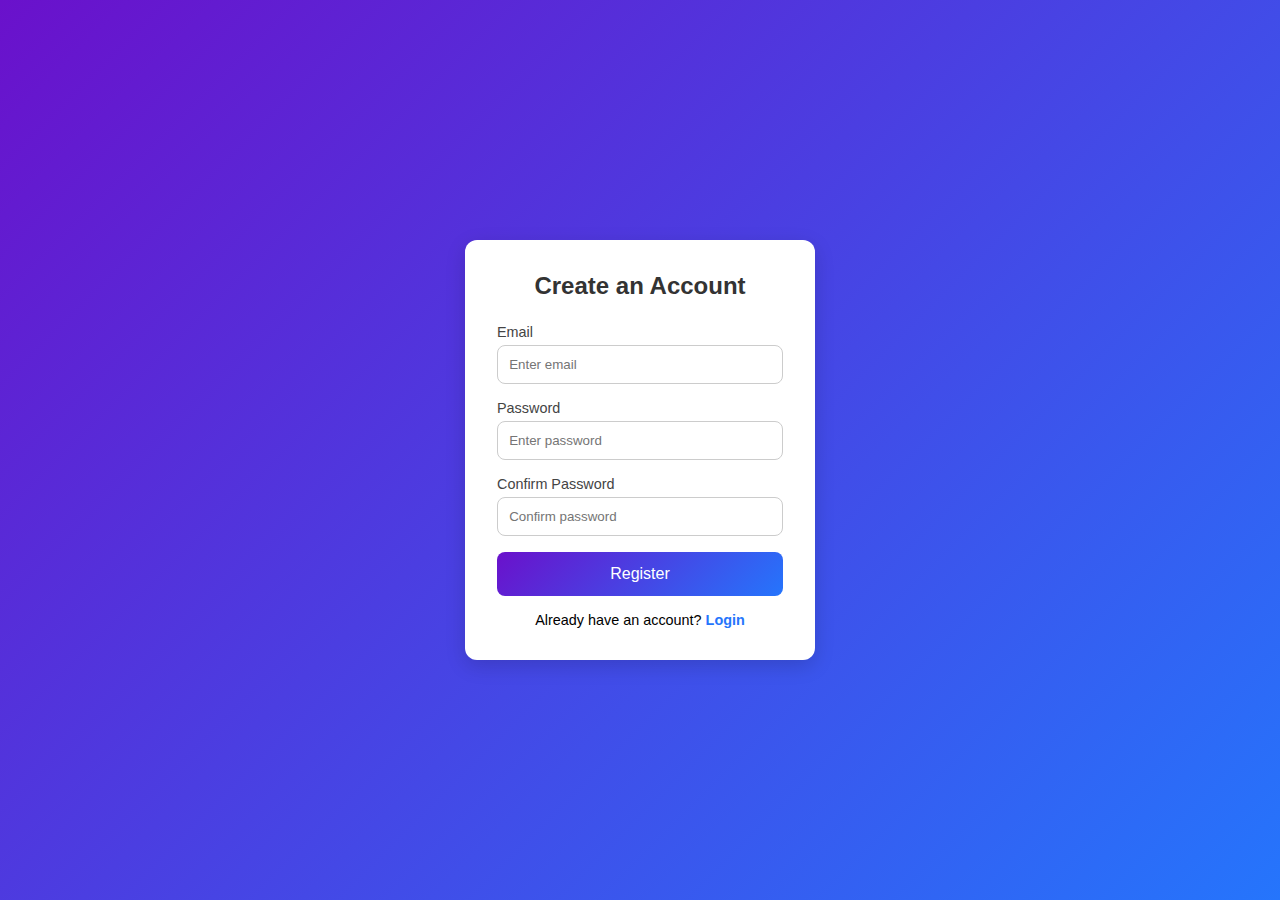
<file: static/index.html>
<!doctype html>
<html lang="en">

<head>
    <meta charset="utf-8" />
    <meta name="viewport" content="width=device-width,initial-scale=1" />
    <title>Persistent Sidebar Example</title>
    <script src="main.js"></script>
    <link rel="stylesheet" href="style.css">
</head>

<body>
    <div class="register-container">
        <h2>Create an Account</h2>
        <form class="register-form">
            <div class="form-group">
                <label for="email">Email</label>
                <input type="email" id="email" placeholder="Enter email" required>
            </div>

            <div class="form-group">
                <label for="password">Password</label>
                <input type="password" id="password" placeholder="Enter password" required>
            </div>

            <div class="form-group">
                <label for="confirm">Confirm Password</label>
                <input type="password" id="confirm" placeholder="Confirm password" required>
            </div>

            <button id="register-button" type="submit" class="register-btn">Register</button>
            <p class="login-text">Already have an account? <a href="#">Login</a></p>
        </form>
    </div>
</body>

</html>
</file>
<file: static/style.css>
/* Reset default styles */
* {
    margin: 0;
    padding: 0;
    box-sizing: border-box;
    font-family: "Segoe UI", Tahoma, Geneva, Verdana, sans-serif;
}

body {
    display: flex;
    justify-content: center;
    align-items: center;
    height: 100vh;
    background: linear-gradient(135deg, #6a11cb, #2575fc);
}

/* Container */
.register-container {
    background: #fff;
    padding: 2rem;
    border-radius: 12px;
    box-shadow: 0 6px 20px rgba(0, 0, 0, 0.15);
    width: 350px;
    text-align: center;
}

/* Title */
.register-container h2 {
    margin-bottom: 1.5rem;
    color: #333;
}

/* Form groups */
.form-group {
    text-align: left;
    margin-bottom: 1rem;
}

.form-group label {
    display: block;
    font-size: 0.9rem;
    margin-bottom: 0.3rem;
    color: #444;
}

.form-group input {
    width: 100%;
    padding: 0.7rem;
    border: 1px solid #ccc;
    border-radius: 8px;
    outline: none;
    transition: border 0.3s ease;
}

.form-group input:focus {
    border-color: #6a11cb;
}

/* Button */
.register-btn {
    width: 100%;
    padding: 0.8rem;
    background: linear-gradient(135deg, #6a11cb, #2575fc);
    border: none;
    color: #fff;
    border-radius: 8px;
    font-size: 1rem;
    cursor: pointer;
    transition: transform 0.2s ease;
}

.register-btn:hover {
    transform: scale(1.05);
}

/* Login text */
.login-text {
    margin-top: 1rem;
    font-size: 0.9rem;
}

.login-text a {
    color: #2575fc;
    text-decoration: none;
    font-weight: bold;
}

.login-text a:hover {
    text-decoration: underline;
}
</file>
